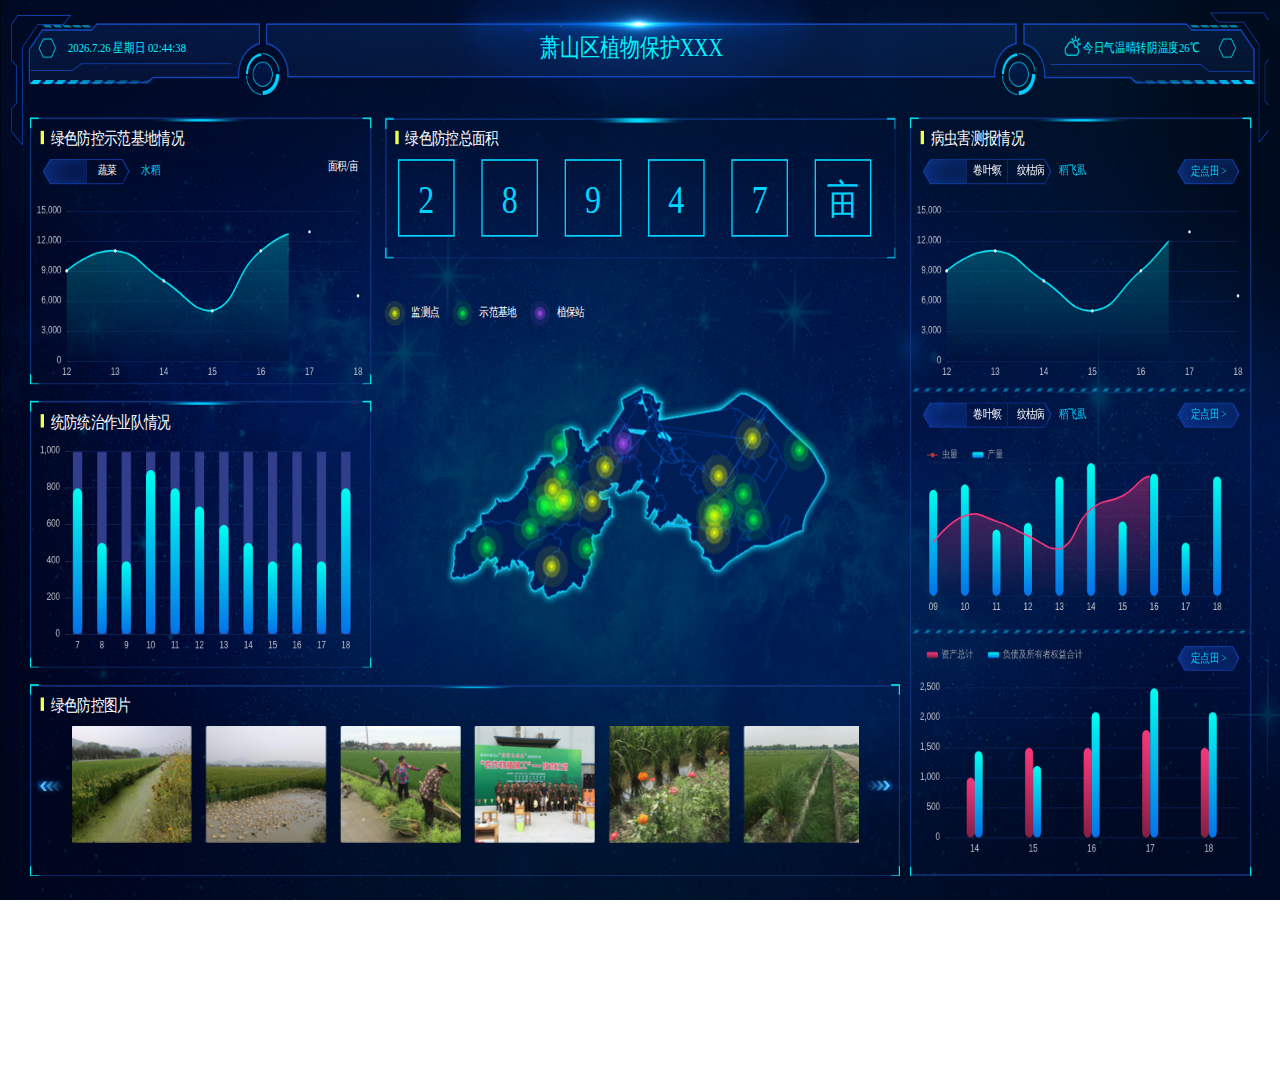
<file: plantWed/index.html>
<!DOCTYPE html>
<html lang="en">
<head>
  <meta charset="UTF-8">
  <meta name="viewport" content="width=device-width, initial-scale=1.0">
  <meta http-equiv="X-UA-Compatible" content="ie=edge">
  <title>萧山区植物保护</title>
  <link rel="stylesheet" href="css/swiper.min.css">
  <link rel="stylesheet" href="css/common.css">
  <link rel="stylesheet" href="css/reset.css">
  <link rel="stylesheet" href="css/index.css">
</head>
<body>
  <div class="boxPlant">
    <!-- 头部  -->
    <div class="header clearfix">
      <div class="headerL fl" id="date"></div>
      <div class="headerC fl">萧山区植物保护XXX</div>
      <div class="headerR fl"><img src="images/weather.png" alt=""> 今日气温晴转阴温度26℃</div>
    </div>
    <!-- 内容部分 -->
    <div class="content clearfix">
      <!-- 左边 -->
      <div class="contentL fl">
        <div class="contentLtop clearfix">
          <div class="echartL fl">
            <!-- 图一 -->
            <div class="echartLs">
              <div class="echartLsTit">绿色防控示范基地情况</div>
              <div class="echartLsize clearfix">
                <div class="lineBox fl">
                  <img class="lineBoxImg lineBoxImg1" src="images/left1.png" alt="">
                  <span class="rice activeN" onclick="LeftBtn(1)">水稻</span>
                  <span class="vegetables" onclick="LeftBtn(2)">蔬菜</span>
                </div>
                <div class="lineText fr">面积/亩</div>
              </div>
              <div class="echartsOne" id="echartsOne"></div>
            </div>
            <!-- 图二 -->
            <div class="echartLd">
              <div class="echartLsTit">统防统治作业队情况</div>
              <div class="echartsTwo" id="echartsTwo"></div>
            </div>
          </div>
          <div class="mapCenter fl">
            <div class="mapS">
              <div class="echartLsTit">绿色防控总面积</div>
              <ul class="Mount clearfix">
                <li>2</li>
                <li>8</li>
                <li>9</li>
                <li>4</li>
                <li>7</li>
                <li>亩</li>
              </ul>
            </div>
            <div class="mapTit clearfix">
              <div class="mapImgTit fl"><img src="images/jcdPoint.png" alt="">监测点</div>
              <div class="mapImgTit fl"><img src="images/sfjdPoint.png" alt="">示范基地</div>
              <div class="mapImgTit fl"><img src="images/zbzPoint.png" alt="">植保站</div>
            </div>
            <div class="mapExhibition" id="mapCenter"></div>
          </div>
        </div>
        <!-- 底部轮播 -->
        <div class="contentLdown">
          <div class="echartLsTit">绿色防控图片</div>
          <div class="testL"><img src="images/picL.png" alt=""></div>
          <div class="testR"><img src="images/picR.png" alt=""></div>
          <div class="picSwiper swiper-container">
            <div class="swiper-wrapper">
                <div class="swiper-slide"><img src="images/picS1.png" alt=""></div>
                <div class="swiper-slide"><img src="images/picS2.png" alt=""></div>
                <div class="swiper-slide"><img src="images/picS3.png" alt=""></div>
                <div class="swiper-slide"><img src="images/picS4.png" alt=""></div>
                <div class="swiper-slide"><img src="images/picS5.png" alt=""></div>
                <div class="swiper-slide"><img src="images/picS6.png" alt=""></div>
            </div>
          </div>
        </div>
      </div>
      <!-- 右边 -->
      <div class="contentR fl">
        <!-- 右图一 -->
        <div class="echartLsR">
          <div class="echartLsTit">病虫害测报情况</div>
          <div class="echartLsize clearfix">
            <div class="lineBoxR  fl">
              <img class="lineBoxImg lineBoxImg2" src="images/right1.png" alt="">
              <span class="worm worm1 activeN" onclick="LeftBtn(3)">稻飞虱</span>
              <span class="leaf leaf1" onclick="LeftBtn(4)">卷叶螟</span>
              <span class="illness illness1" onclick="LeftBtn(5)">纹枯病</span>
            </div>
            <div class="selectR">
              <div class="StartSelect"><span class="StartSelectSpan1">定点田</span> <span> ></span></div>
              <ul class="sUl">
                <li class="li1" onclick="liClick(1)">定点田</li>
                <li class="li2" onclick="liClick(2)">观察圃</li>
                <li class="li3" onclick="liClick(3)">义桥</li>
                <li class="li4" onclick="liClick(4)">戴村</li>
              </ul>
            </div>
            
            <!-- <div class="rightText fr">定点田 ></div> -->
          </div>
          <div class="echartsOne" id="RechartsOne"></div>
        </div>
        <!-- 右图二 -->
        <div class="echartLsR">
          <div class="echartLsize clearfix Rtop">
            <div class="lineBoxR  fl">
              <img class="lineBoxImg lineBoxImg3" src="images/right1.png" alt="">
              <span class="worm worm2 activeN" onclick="LeftBtn(6)">稻飞虱</span>
              <span class="leaf leaf2" onclick="LeftBtn(7)">卷叶螟</span>
              <span class="illness illnes2" onclick="LeftBtn(8)">纹枯病</span>
            </div>

            <div class="selectR">
              <div class="StartSelect"><span class="StartSelectSpan2">定点田</span> <span> ></span></div>
              <ul class="sUl">
                <li class="li5" onclick="liClick(5)">定点田</li>
                <li class="li6" onclick="liClick(6)">观察圃</li>
                <li class="li7" onclick="liClick(7)">义桥</li>
                <li class="li8" onclick="liClick(8)">戴村</li>
              </ul>
            </div>
            <!-- <div class="rightText fr">定点田 ></div> -->
          </div>
          <div class="echartsOne" id="RechartsTwo"></div>
        </div>

        <div class="echartLsR">
          <div class="selectR">
            <div class="StartSelect"><span class="StartSelectSpan3">定点田</span> <span> ></span></div>
            <ul class="sUl">
              <li class="li9" onclick="liClick(9)">定点田</li>
              <li class="li10" onclick="liClick(10)">观察圃</li>
              <li class="li11" onclick="liClick(11)">义桥</li>
              <li class="li12" onclick="liClick(12)">戴村</li>
            </ul>
          </div>
          <!-- <div class="ThreeQ">义桥 ></div> -->
          <div class="RechartsThree" id="RechartsThree"></div>
        </div>

        

      </div>
    </div>



  </div>

  
  <script src="js/jquery.min.js"></script>
  <script src="js/echarts.min.js"></script>
  <script src="js/china.js"></script>
  <script src="js/swiper.min.js"></script>
  <script src="js/drawMap.js"></script>
  <script src="json/xiaoshan.json"></script>
  <script src="js/common.js"></script>
  <script src="js/index.js"></script>
  

  <script>
    var mySwiper = new Swiper ('.picSwiper', {
    loop: true, // 循环模式选项
    autoplay:true,//等同于以下设置
    slidesPerView: 6,
    spaceBetween: 30,
    slidesPerGroup: 6,
    // 如果需要前进后退按钮
    navigation: {
      nextEl: '.testL',
      prevEl: '.testR',
    },
    
  })  
    // //模拟数据
    var uploadedDataURL = "json/dataJson.json";
    $.get(uploadedDataURL,function(geoJson) {
    
    console.log(geoJson)

  },"json");
  </script>
</body>
</html>
</file>
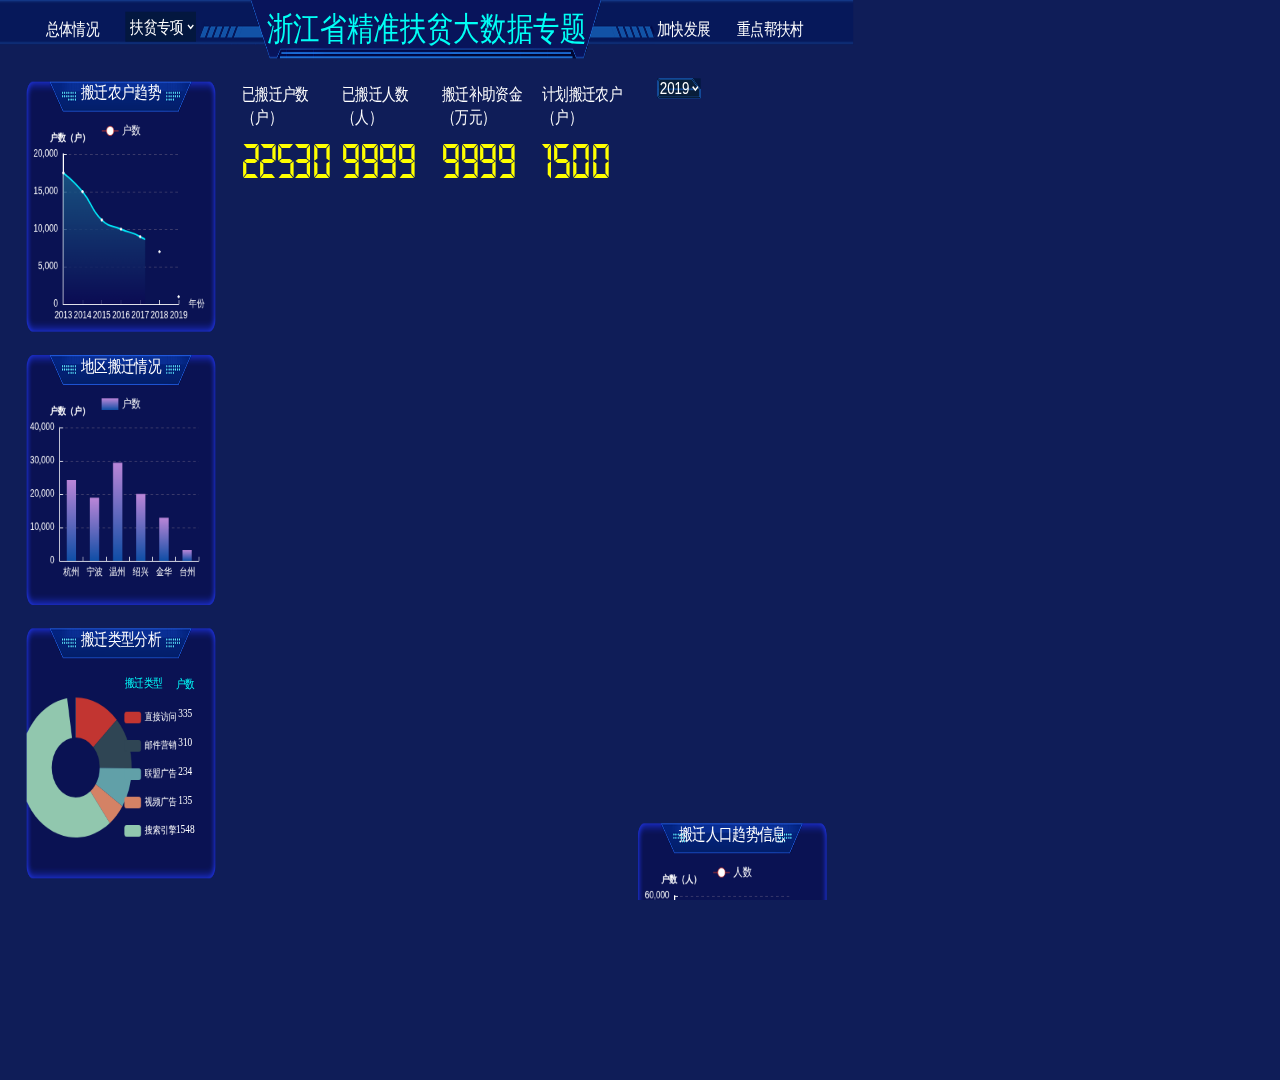
<file: help.html>
<!DOCTYPE html>
<html>

<head>
  <meta charset="utf-8">
  <meta http-equiv="Content-Type" content="text/html; charset=utf-8" />
  <meta http-equiv="X-UA-Compatible" content="IE=edge">
  <meta name="renderer" content="webkit">
  <title>浙江省精准扶贫大数据专题</title>
  <link href="css/reset.css" rel="stylesheet" />
  <link href="css/common.css" rel="stylesheet" />
  <link rel="stylesheet" href="css/help.css">
</head>
<style type="text/css">
  body {
    width: 100%;
    height: 1080px;
    /* background: url(images/bj.png) no-repeat; */
    background-size: 100% 100%;
    background: rgb(15, 29, 88);
  }

  @font-face {
    font-family: mFont;
    src: url('298_CAI978.TTF');
  }
</style>

<body>
  <div class="bigScreen">
    <div class="header">
      <div class="header_left fl clearfix">
        <select class="left_all fr clearfix">
          <option value="2019">扶贫专项</option>
          <option value="2018">易地搬迁</option>
          <option value="2017">产业帮扶</option>
          <option value="2017">雨露计划</option>
        </select>
        <!-- <div class="left_all fr clearfix">总体情况</div> -->
        <div class="left_zx fr clearfix">总体情况</div>
      </div>
      <div class="header_main fl clearfix">浙江省精准扶贫大数据专题</div>
      <div class="header_right fr clearfix">
        <div class="right_qu fl clearfix">加快发展</div>
        <div class="right_main fl clearfix">重点帮扶村</div>
        <select class="select fl clearfix">
          <option value="2019">2019</option>
          <option value="2018">2018</option>
          <option value="2017">2017</option>
        </select>
      </div>
    </div>
    <!-- 左边 -->
    <div class="content">
      <div class="txt_left fl clearfix">
        <div class="pic_one">
          <h2>搬迁农户趋势</h2>
          <div class="tupic" id="mainLeft1"></div>
        </div>
        <div class="pic_one">
          <h2>地区搬迁情况</h2>
          <div class="tupic" id="mainLeft2"></div>
        </div>
        <div class="pic_one pic_three">
          <h2>搬迁类型分析</h2>
          <div class="tupic" id="mainLeft3"></div>
          <div class="bqClass fl clearfix">搬迁类型</div>
          <div class="bqMount fl clearfix">
            <ul>
              <li class="hMount">户数</li>
              <li>335</li>
              <li>310</li>
              <li>234</li>
              <li>135</li>
              <li>1548</li>
            </ul>
          </div>


        </div>
      </div>
      <!-- 中间地图 -->
      <div class="txt_map fl clearfix">
        <div class="txt_mount fl clearfix">
          <div class="txt_text">已搬迁户数（户）</div>
          <div class="txt_mText" style="font-family: mFont;">22530</div>
        </div>
        <div class="txt_mount fl clearfix">
          <div class="txt_text">已搬迁人数（人）</div>
          <div class="txt_mText" style="font-family: mFont;">9999</div>
        </div>
        <div class="txt_mount fl clearfix">
          <div class="txt_text">搬迁补助资金（万元）</div>
          <div class="txt_mText" style="font-family: mFont;">9999</div>
        </div>
        <div class="txt_mount fl clearfix">
          <div class="txt_text">计划搬迁农户（户）</div>
          <div class="txt_mText" style="font-family: mFont;">1500</div>
        </div>
        <div class="mapMap" id="container"></div>
      </div>
      <!-- 右边 -->
      <div class="txt_right fr clearfix">
        <div class="pic_one">
          <h2>搬迁人口趋势信息</h2>
          <div class="tupic" id="mainRight1"></div>
        </div>
        <div class="pic_one">
          <h2>搬迁补助资金</h2>
          <div class="tupic" id="mainRight2"></div>
        </div>
        <div class="pic_one">
          <h2>计划搬迁农户</h2>
          <div class="tupic" id="mainRight3"></div>
        </div>
      </div>
    </div>
  </div>


  <script type="text/javascript" src="js/jquery.min.js"></script>
  <script type="text/javascript" src="js/echarts.min.js"></script>
  <script type="text/javascript" src="js/common.js"></script>

  <script src="https://cache.amap.com/lbs/static/es5.min.js"></script>
  <script src="https://webapi.amap.com/maps?v=1.4.14&key=6543255000d0246395ca94517679ff56"></script>
  <script type="text/javascript"
    src="https://webapi.amap.com/maps?v=1.4.14&key=6543255000d0246395ca94517679ff56&plugin=AMap.DistrictSearch"></script>
  <script src="https://a.amap.com/jsapi_demos/static/resource/heatmapData.js"></script>
  <script type="text/javascript" src="js/help.js"></script>


</body>

</html>
</file>
<file: plantWed/css/common.css>
html,body{
    overflow: hidden;
    height: 100%;
}
body{
    width: 1920px;
    height: 1080px;
    font-family: "Microsoft Yahei";
    font-size: 18px;
    color: #fff;
    /* background: -webkit-linear-gradient(left, #070a19 , #100f31 , #070a19);
    background: -o-linear-gradient(right, #070a19 , #100f31 , #070a19);
    background: -moz-linear-gradient(right, #070a19 , #100f31 , #070a19);
    background: linear-gradient(to right, #070a19 , #100f31 , #070a19); */
}
h2{
    font-size: 20px;
}
i{
    font-style: normal;
}
.fl{
    float: left;
}
.fr{
    float: right;
}
.clearfix:after{
    content:".";
    display:block;
    height:0;
    clear:both;
    visibility:hidden;
}
</file>
<file: plantWed/css/index.css>
.boxPlant{
  width: 1920px;
  height: 1080px;
  font-size: 14px;
  background: url(../images/bg.png) no-repeat;
}
/* 头部 */
.header{
  color: #00f2ff;
  font-size: 16px;
  font-weight: normal;
  font-stretch: normal;
  line-height: 114px;
  height: 175px;
  width:1886px;
  margin:0 auto;
  background: url(../images/header.png) no-repeat;
  text-align: center;
}
.headerL{
  width: 347px;
  height: 72px;
}
.headerC{
  width: 1166px;
	height: 30px;
	font-size: 30px;
}
.headerR{
  width: 336px;
  height:72px;
}
.headerR img{
  width:24px;
  height:24px;
  vertical-align: middle;
  margin-top:-6px;
}
/* 实体 */
.content{
  width:1850px;
  height:910px;
  margin:0 auto;
  margin-top:-34px;
}
/* 实体左边 */
.contentL{
  margin-left:10px;
  width: 1306px;
  height:910px;
}
.contentLtop{
  width: 1305px;
  height:660px;
  margin-bottom:20px;
}
.contentLdown{
  width: 1305px;
  height: 230px;
  background: url(../images/box3.png) no-repeat;
}
.echartL{
  margin-right: 20px;
}
.echartLs{
  width: 512px;
  height: 320px;
  margin-bottom: 20px;
}
.echartLsR{
  width: 512px;
}
.echartLs{
  background: url(../images/box1.png) no-repeat;
}
.echartLd{
  width: 512px;
  height: 320px;
  background: url(../images/box1.png) no-repeat;
}
.mapCenter{
  width: 766px;
  height:660px;
}
#mapCenter{
  transform: rotate(38deg);

}
.mapS{
  width: 766px;
  height: 169px;
  margin-bottom:50px;
  background: url(../images/mapS.png) no-repeat;
}
.mapTit{
  height:30px;
  line-height: 30px;
}
.mapImgTit{
  margin-right:20px;
}
.mapImgTit img{
  width:30px;
  height:30px;
  vertical-align: middle;
  margin-right:10px;
}
.mapExhibition{
  width: 766px;
  height:470px;
}
.echartLsTit{
	height: 50px;
	font-size: 20px;
  line-height: 50px;
  margin-left:16px;
}
.echartLsTit::before{
  content:"";
  display: inline-block;
  width: 5px;
  height: 16px;
  margin-right:10px;
	background-color: #f1ff52;
}
.echartLsize{
  width:474px;
  height:32px;
  margin:0 auto;
}
.Rtop{
  margin-top:30px;
}
.lineBox{
  width:130px;
  height:32px;
  line-height: 28px;
  position: relative;
  cursor: pointer;
}
.lineBoxR{
  width:194px;
  height:32px;
  line-height: 28px;
  position: relative;
  cursor: pointer;
}
.rice,.vegetables,.worm,.leaf,.illness{
  position: absolute;
  display: inline-block;
  text-align: center;
  width:64px;
  top:0;
}
.vegetables{
  left:65px;
}
.leaf{
  left:65px;
}
.illness{
  left:130px;
}
.echartsOne{
  margin-top:20px;
  width:512px;
  height:210px;
}
.rightText{
  width:94px;
  height:30px;
  line-height: 30px;
  text-align: center;
  color: #00cfff;
  cursor: pointer;
  background: url(../images/rightSelect.png) no-repeat;
}
.selectR{
  position: absolute;
  right:60px;
  z-index:9;
}
.StartSelect{
  width:94px;
  height:30px;
  line-height: 30px;
  text-align: center;
  cursor: pointer;
  background: url(../images/rightSelect.png) no-repeat;
  color: #00cfff;
}
.sUl{
  display:none;
}
.sUl li{
  width:94px;
  height:30px;
  line-height: 30px;
  text-align: center;
  cursor: pointer;
  background: url(../images/rightSelect.png) no-repeat;
  /* color: #00cfff; */
}
.selectR .activeR{
  color: #00cfff;
}
.activeN{
  color: #00cfff;
}
.echartsTwo{
  width:512px;
  height:270px;
}
.RechartsThree{
  margin-top:30px;
  width:512px;
  height:270px;
}
.ThreeQ{
  position: absolute;
  right:60px;
  width:94px;
  height:30px;
  line-height: 30px;
  text-align: center;
  color: #00cfff;
  cursor: pointer;
  background: url(../images/rightSelect.png) no-repeat;
}
.picSwiper{
  width:1180px;
  height:140px;
  margin:0 auto;
  overflow: hidden;
}
.testL{
  width:62px;
  height:20px;
  position: absolute;
  left: 35px;
  bottom: 127px;
  cursor: pointer;
}
.testR{
  width:62px;
  height:20px;
  position: absolute;
  right: 560px;
  bottom: 127px;
  cursor: pointer;
}
.Mount{
  /* margin-left:20px; */
}
.Mount li{
  width: 85px;
	height: 93px;
  border: solid 2px #00d6ff;
  line-height: 93px;
  text-align: center;
  float: left;
	font-size: 48px;
  color: #00d5ff;
  margin:0 20px;
}







/* 实体右边 */
.contentR{
  margin-left:14px;
  width: 512px;
  height: 910px;
  background: url(../images/box2.png) no-repeat;
}
</file>
<file: css/common.css>
html,body{
    overflow: hidden;
    height: 100%;
}
body{
    width: 1920px;
    height: 1080px;
    font-family: "Microsoft Yahei";
    font-size: 14px;
    color: #fff;
    background: -webkit-linear-gradient(left, #070a19 , #100f31 , #070a19);
    background: -o-linear-gradient(right, #070a19 , #100f31 , #070a19);
    background: -moz-linear-gradient(right, #070a19 , #100f31 , #070a19);
    background: linear-gradient(to right, #070a19 , #100f31 , #070a19);
  
}
h2{
    font-size: 20px;
}
i{
    font-style: normal;
}
.fl{
    float: left;
}
.fr{
    float: right;
}
.clearfix:after{
    content:".";
    display:block;
    height:0;
    clear:both;
    visibility:hidden;
}

body{
    /* background: url(../images/bj.png) no-repeat; */
}

/* @font-face{
    font-family: 'fzdh';
    src : url('../fonts/FZDHTJW.TTF');
}  */


.header .logo{
    width:100%;
    height: 70px;
    text-align: center;
    font:48px/50px "fzdh";
    color: #00fff5;
}
</file>
<file: css/help.css>
.bigScreen{
  color:white;
  width:100%;
  height:100%;
  overflow-y: auto;
}
.header{
  position: relative;
  width:100%;
  height:70px;
  line-height: 70px;
  background: url(../images/top.png) no-repeat;
  background-size: 100% 100%;
  font-size: 20px;
}
.header_left{
  width: 23%;
}
.header_right{
  width: 23%;
}
.header_main{
  width:54%;
  text-align: center;
  font-size: 40px;
  color: #00fff5;
}
.left_zx{
  margin-right:40px;
}
.left_all{
  text-align: center;
  width:36%;
  height:36px;
  margin-top:14px;
  font-size: 20px;
  color: white;
  /* #00fff6 */
  background-color:#03173f;
}
.select{
  background: url(../images/sj.png) no-repeat;
  background-size: 100% 100%;
  margin-top:24px;
  line-height: 70px;
  font-size: 20px;
  color: white;
  background-color:#03173f;
}
.right_qu,.right_main{
  margin-right:40px;
}
.select option{
  margin-right:40px;
}
/* 内容区 */
.content{
  margin:0 40px 40px 40px;
}
.txt_left,.txt_right{
  width:23.6%;
}
.pic_one{
  margin-top:28px;
  width:100%;
  height:300px;
  background: url(../images/bk3.png) no-repeat;
  background-size: 100% 100%;
}
.tupic{
  width:100%;
  height:240px;
  margin-top:20px;
}
.pic_one h2{
  text-align: center;
}
.txt_map{
  width:50%;
  margin-top:30px;
  margin-left:40px;
}
.txt_mount{
  width:25%;
  /* text-align: center; */
}
.txt_text{
  font-size: 20px;
}
.txt_mText{
  position: relative;
  height: 75px;
  line-height: 75px;
  font-size:62px;
  color:yellow;
}
.num_one{
  /* width:25%; */
}
.num{
  width:42px;
  height:75px;
  margin-left:1%;
  /* position: absolute; */
  background:url(../images/sz1.png) 0 -75px no-repeat;
}
.mapMap{
  /* margin-top:120px; */
  width:94%;
  height:860px;
  /* border:1px solid red; */
}
.pic_three{
  position: relative;
}
.bqClass{
  position: absolute;
  text-align: center;
  width:24%;
  height:50px;
  /* border:1px solid red; */
  margin-left:50%;
  margin-top:-230px;
  color:#01fffc;
}
.bqMount{
  position: absolute;
  text-align: center;
  margin-left:74%;
  width:20%;
  height:230px;
  /* border:1px solid red; */
  margin-top:-238px;
}
.hMount{
  line-height: 0px;
  color:#01fffc;
}
.bqMount ul li{
  height:35px;
  line-height: 35px;
}
</file>
